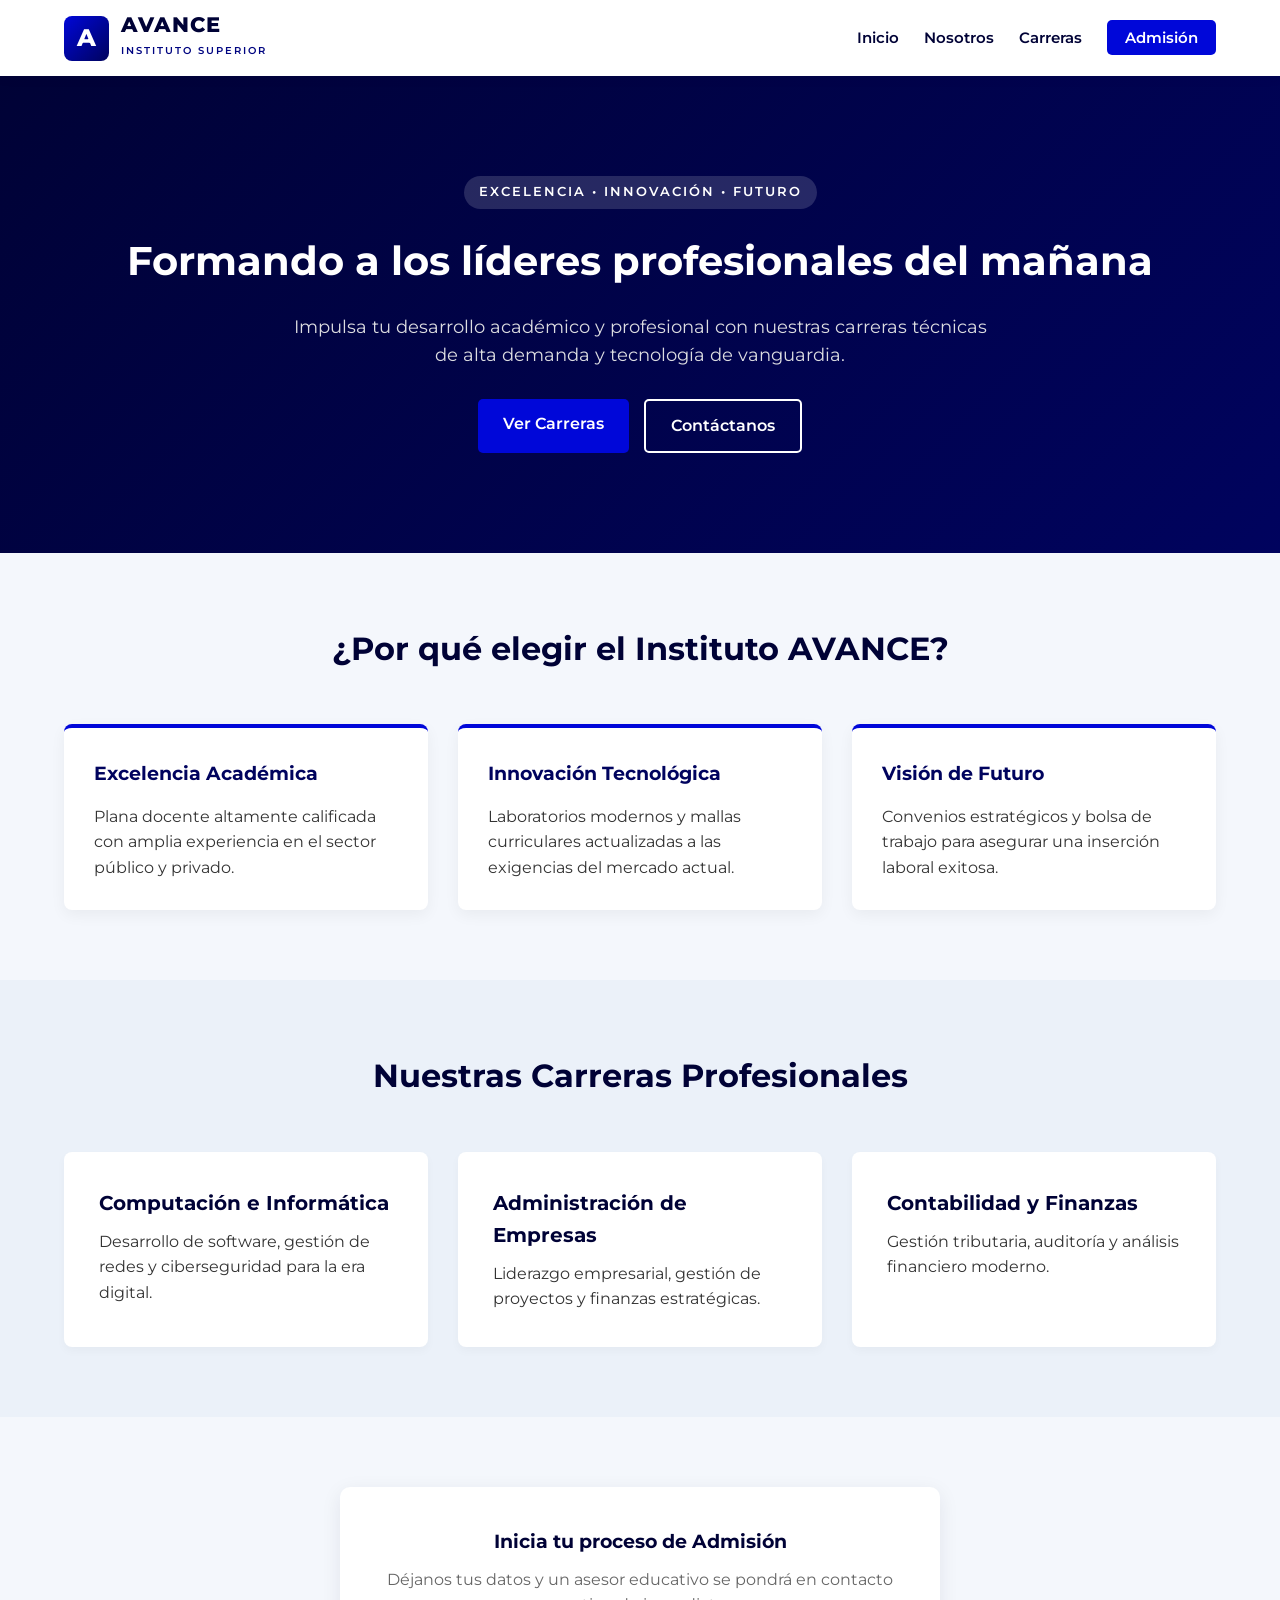
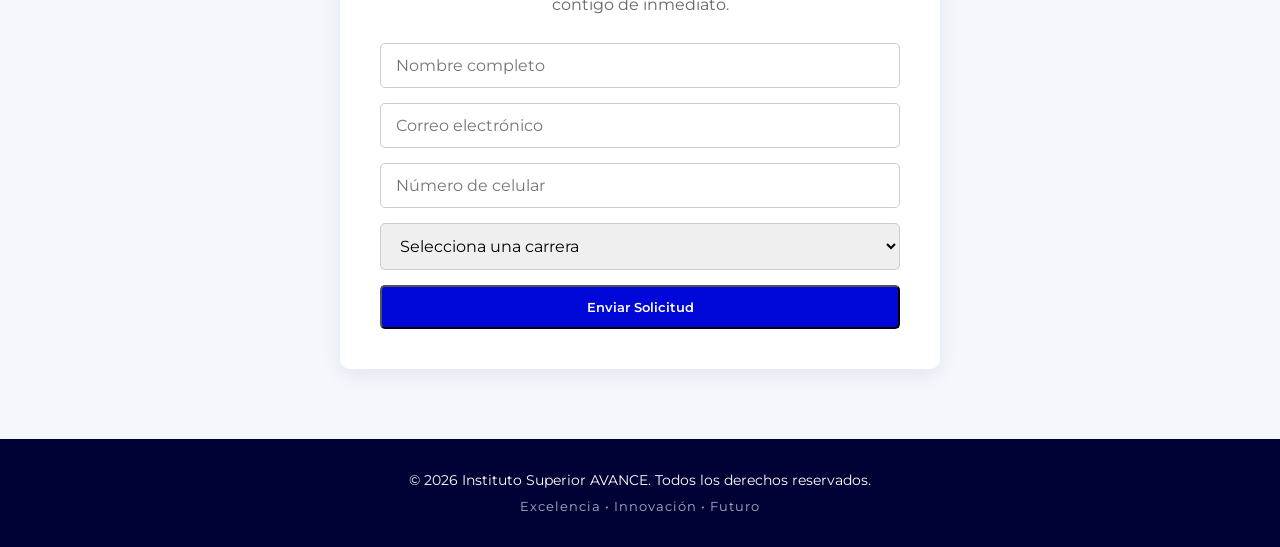
<file: index.html>
<!DOCTYPE html>
<html lang="es">
<head>
    <meta charset="UTF-8">
    <meta name="viewport" content="width=device-width, initial-scale=1.0">
    <title>Instituto Superior AVANCE | Excelencia, Innovación y Futuro</title>
    <link rel="stylesheet" href="styles.css">
    <!-- Fuente de Google Fonts para un aspecto profesional -->
    <link href="https://fonts.googleapis.com/css2?family=Montserrat:wght@400;600;700;800&display=swap" rel="stylesheet">
</head>
<body>

    <!-- CABECERA Y NAVEGACIÓN -->
    <header>
        <div class="container navbar">
            <div class="logo-container">
                <!-- Simulación del logo institucional -->
                <div class="logo-icon">A</div>
                <div class="logo-text">
                    <h1>AVANCE</h1>
                    <span>INSTITUTO SUPERIOR</span>
                </div>
            </div>
            <nav>
                <ul class="nav-links">
                    <li><a href="#inicio">Inicio</a></li>
                    <li><a href="#nosotros">Nosotros</a></li>
                    <li><a href="#carreras">Carreras</a></li>
                    <li><a href="#contacto" class="btn-nav">Admisión</a></li>
                </ul>
            </nav>
        </div>
    </header>

    <!-- SECCIÓN PRINCIPAL (HERO) -->
    <section id="inicio" class="hero">
        <div class="container hero-content">
            <span class="badge">EXCELENCIA • INNOVACIÓN • FUTURO</span>
            <h2>Formando a los líderes profesionales del mañana</h2>
            <p>Impulsa tu desarrollo académico y profesional con nuestras carreras técnicas de alta demanda y tecnología de vanguardia.</p>
            <div class="hero-buttons">
                <a href="#carreras" class="btn btn-primary">Ver Carreras</a>
                <a href="#contacto" class="btn btn-secondary">Contáctanos</a>
            </div>
        </div>
    </section>

    <!-- SECCIÓN DE NOSOTROS -->
    <section id="nosotros" class="section about">
        <div class="container">
            <h3 class="section-title">¿Por qué elegir el Instituto AVANCE?</h3>
            <div class="grid-cards">
                <div class="card">
                    <h4>Excelencia Académica</h4>
                    <p>Plana docente altamente calificada con amplia experiencia en el sector público y privado.</p>
                </div>
                <div class="card">
                    <h4>Innovación Tecnológica</h4>
                    <p>Laboratorios modernos y mallas curriculares actualizadas a las exigencias del mercado actual.</p>
                </div>
                <div class="card">
                    <h4>Visión de Futuro</h4>
                    <p>Convenios estratégicos y bolsa de trabajo para asegurar una inserción laboral exitosa.</p>
                </div>
            </div>
        </div>
    </section>

    <!-- SECCIÓN DE CARRERAS -->
    <section id="carreras" class="section careers">
        <div class="container">
            <h3 class="section-title">Nuestras Carreras Profesionales</h3>
            <div class="grid-careers">
                <div class="career-card">
                    <h4>Computación e Informática</h4>
                    <p>Desarrollo de software, gestión de redes y ciberseguridad para la era digital.</p>
                </div>
                <div class="career-card">
                    <h4>Administración de Empresas</h4>
                    <p>Liderazgo empresarial, gestión de proyectos y finanzas estratégicas.</p>
                </div>
                <div class="career-card">
                    <h4>Contabilidad y Finanzas</h4>
                    <p>Gestión tributaria, auditoría y análisis financiero moderno.</p>
                </div>
            </div>
        </div>
    </section>

    <!-- SECCIÓN DE CONTACTO / ADMISIÓN -->
    <section id="contacto" class="section contact">
        <div class="container contact-container">
            <h3>Inicia tu proceso de Admisión</h3>
            <p>Déjanos tus datos y un asesor educativo se pondrá en contacto contigo de inmediato.</p>
            <form class="contact-form">
                <input type="text" placeholder="Nombre completo" required>
                <input type="email" placeholder="Correo electrónico" required>
                <input type="tel" placeholder="Número de celular" required>
                <select>
                    <option value="">Selecciona una carrera</option>
                    <option value="computacion">Computación e Informática</option>
                    <option value="administracion">Administración de Empresas</option>
                    <option value="contabilidad">Contabilidad y Finanzas</option>
                </select>
                <button type="submit" class="btn btn-primary">Enviar Solicitud</button>
            </form>
        </div>
    </section>

    <!-- PIE DE PÁGINA -->
    <footer>
        <div class="container footer-content">
            <p>&copy; 2026 Instituto Superior AVANCE. Todos los derechos reservados.</p>
            <p>Excelencia • Innovación • Futuro</p>
        </div>
    </footer>

</body>
</html>
</file>
<file: styles.css>
/* VARIABLES DE COLOR (Basadas en la paleta institucional azul) */
:root {
    --primary-dark: #000236;
    --primary-blue: #00035E;
    --accent-blue: #000581;
    --bright-blue: #0007D9;
    --light-bg: #F4F7FC;
    --white: #FFFFFF;
    --text-color: #333333;
}

* {
    margin: 0;
    padding: 0;
    box-sizing: border-box;
    font-family: 'Montserrat', sans-serif;
}

body {
    background-color: var(--light-bg);
    color: var(--text-color);
    line-height: 1.6;
}

.container {
    width: 90%;
    max-width: 1200px;
    margin: 0 auto;
}

/* HEADER Y NAVEGACIÓN */
header {
    background: var(--white);
    box-shadow: 0 2px 10px rgba(0, 2, 54, 0.08);
    position: sticky;
    top: 0;
    z-index: 1000;
}

.navbar {
    display: flex;
    justify-content: space-between;
    align-items: center;
    padding: 15px 0;
}

.logo-container {
    display: flex;
    align-items: center;
    gap: 12px;
}

.logo-icon {
    background: linear-gradient(135deg, var(--bright-blue), var(--primary-blue));
    color: var(--white);
    width: 45px;
    height: 45px;
    display: flex;
    align-items: center;
    justify-content: center;
    font-weight: 800;
    font-size: 1.5rem;
    border-radius: 8px;
}

.logo-text h1 {
    font-size: 1.3rem;
    color: var(--primary-dark);
    letter-spacing: 1px;
    font-weight: 800;
    line-height: 1;
}

.logo-text span {
    font-size: 0.65rem;
    color: var(--accent-blue);
    font-weight: 600;
    letter-spacing: 2px;
}

.nav-links {
    list-style: none;
    display: flex;
    align-items: center;
    gap: 25px;
}

.nav-links a {
    text-decoration: none;
    color: var(--primary-dark);
    font-weight: 600;
    font-size: 0.95rem;
    transition: color 0.3s;
}

.nav-links a:hover {
    color: var(--bright-blue);
}

.btn-nav {
    background-color: var(--bright-blue);
    color: var(--white) !important;
    padding: 8px 18px;
    border-radius: 5px;
    transition: background 0.3s;
}

.btn-nav:hover {
    background-color: var(--accent-blue);
}

/* HERO SECTION */
.hero {
    background: linear-gradient(135deg, var(--primary-dark), var(--primary-blue));
    color: var(--white);
    padding: 100px 0;
    text-align: center;
}

.badge {
    background: rgba(255, 255, 255, 0.15);
    padding: 6px 15px;
    font-size: 0.8rem;
    letter-spacing: 2px;
    border-radius: 20px;
    font-weight: 600;
    display: inline-block;
    margin-bottom: 20px;
}

.hero-content h2 {
    font-size: 2.5rem;
    margin-bottom: 20px;
    font-weight: 700;
}

.hero-content p {
    font-size: 1.1rem;
    max-width: 700px;
    margin: 0 auto 30px auto;
    color: #dcdde1;
}

.hero-buttons {
    display: flex;
    justify-content: center;
    gap: 15px;
}

.btn {
    padding: 12px 25px;
    border-radius: 5px;
    text-decoration: none;
    font-weight: 600;
    transition: all 0.3s;
}

.btn-primary {
    background-color: var(--bright-blue);
    color: var(--white);
}

.btn-primary:hover {
    background-color: var(--accent-blue);
}

.btn-secondary {
    background: transparent;
    color: var(--white);
    border: 2px solid var(--white);
}

.btn-secondary:hover {
    background: var(--white);
    color: var(--primary-dark);
}

/* SECCIONES GENERALES */
.section {
    padding: 70px 0;
}

.section-title {
    text-align: center;
    font-size: 2rem;
    color: var(--primary-dark);
    margin-bottom: 50px;
    font-weight: 700;
}

/* TARJETAS DE NOSOTROS */
.grid-cards {
    display: grid;
    grid-template-columns: repeat(auto-fit, minmax(300px, 1fr));
    gap: 30px;
}

.card {
    background: var(--white);
    padding: 30px;
    border-radius: 8px;
    box-shadow: 0 5px 15px rgba(0,0,0,0.05);
    border-top: 4px solid var(--bright-blue);
}

.card h4 {
    color: var(--primary-blue);
    margin-bottom: 15px;
    font-size: 1.2rem;
}

/* SECCIÓN CARRERAS */
.careers {
    background-color: #EBF1F9;
}

.grid-careers {
    display: grid;
    grid-template-columns: repeat(auto-fit, minmax(300px, 1fr));
    gap: 30px;
}

.career-card {
    background: var(--white);
    padding: 35px;
    border-radius: 8px;
    box-shadow: 0 4px 10px rgba(0,0,0,0.03);
    transition: transform 0.3s;
}

.career-card:hover {
    transform: translateY(-5px);
}

.career-card h4 {
    color: var(--primary-dark);
    margin-bottom: 10px;
    font-size: 1.25rem;
}

/* CONTACTO */
.contact-container {
    max-width: 600px;
    background: var(--white);
    padding: 40px;
    border-radius: 10px;
    box-shadow: 0 5px 20px rgba(0,2,54,0.08);
    text-align: center;
}

.contact-container h3 {
    color: var(--primary-dark);
    margin-bottom: 10px;
}

.contact-container p {
    color: #666;
    margin-bottom: 25px;
}

.contact-form {
    display: flex;
    flex-direction: column;
    gap: 15px;
}

.contact-form input, 
.contact-form select {
    padding: 12px 15px;
    border: 1px solid #ccc;
    border-radius: 5px;
    font-size: 1rem;
    outline: none;
    transition: border 0.3s;
}

.contact-form input:focus, 
.contact-form select:focus {
    border-color: var(--bright-blue);
}

/* FOOTER */
footer {
    background-color: var(--primary-dark);
    color: var(--white);
    text-align: center;
    padding: 30px 0;
    font-size: 0.9rem;
}

footer p + p {
    margin-top: 5px;
    color: #a4b0be;
    font-size: 0.8rem;
    letter-spacing: 1px;
}
</file>
